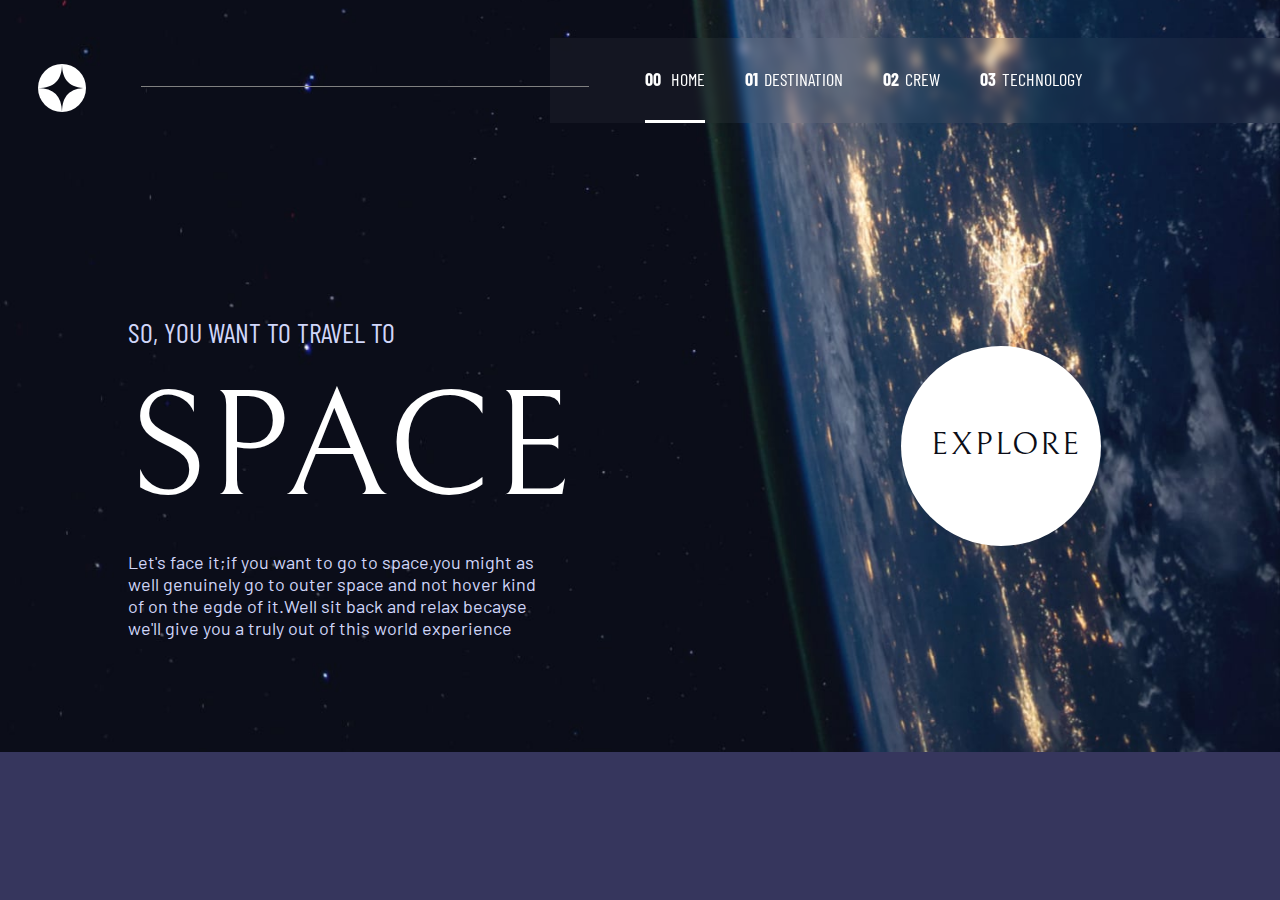
<file: index.html>
<!DOCTYPE html>
<html lang="en">
  <head>
    <meta charset="UTF-8" />
    <meta http-equiv="X-UA-Compatible" content="IE=edge" />
    <meta name="viewport" content="width=device-width, initial-scale=1.0" />
    <title>SPACE TOURISM</title>
    <link rel="stylesheet" href="/space-tourism-css/index.css" />
    <link
      rel="shortcut icon"
      href="/assets/favicon-32x32.png"
      type="image/x-icon"
    />
  </head>
  <body>
    <section>
      <header>
        <img src="/assets/shared/logo.svg" alt="" />

        <ul class="nav">
          <img src="/assets/shared/icon-close.svg" id="close" />

          <li class="blur-text">
            <a href="" class="active"> <span>00</span> HOME</a>
          </li>
          <li class="blur-text">
            <a href="/space-tourism-html/destination.html">
              <span>01</span>DESTINATION</a
            >
          </li>
          <li class="blur-text">
            <a href="/space-tourism-html/crew.html"><span>02</span>CREW</a>
          </li>
          <li class="blur-text">
            <a href="/space-tourism-html/tech.html"
              ><span>03</span>TECHNOLOGY</a
            >
          </li>
        </ul>
        <img src="/assets/shared/icon-hamburger.svg" id="ham" />
      </header>
      <main>
        <div class="left">
          <p class="one">SO, YOU WANT TO TRAVEL TO</p>
          <h1>SPACE</h1>
          <p class="para">
            Let's face it;if you want to go to space,you might as well genuinely
            go to outer space and not hover kind of on the egde of it.Well sit
            back and relax becayse we'll give you a truly out of this world
            experience
          </p>
        </div>
        <div class="right">
          <h1>EXPLORE</h1>
        </div>
      </main>
    </section>
    <script src="/space-tourism-js/index.js"></script>
  </body>
</html>
</file>
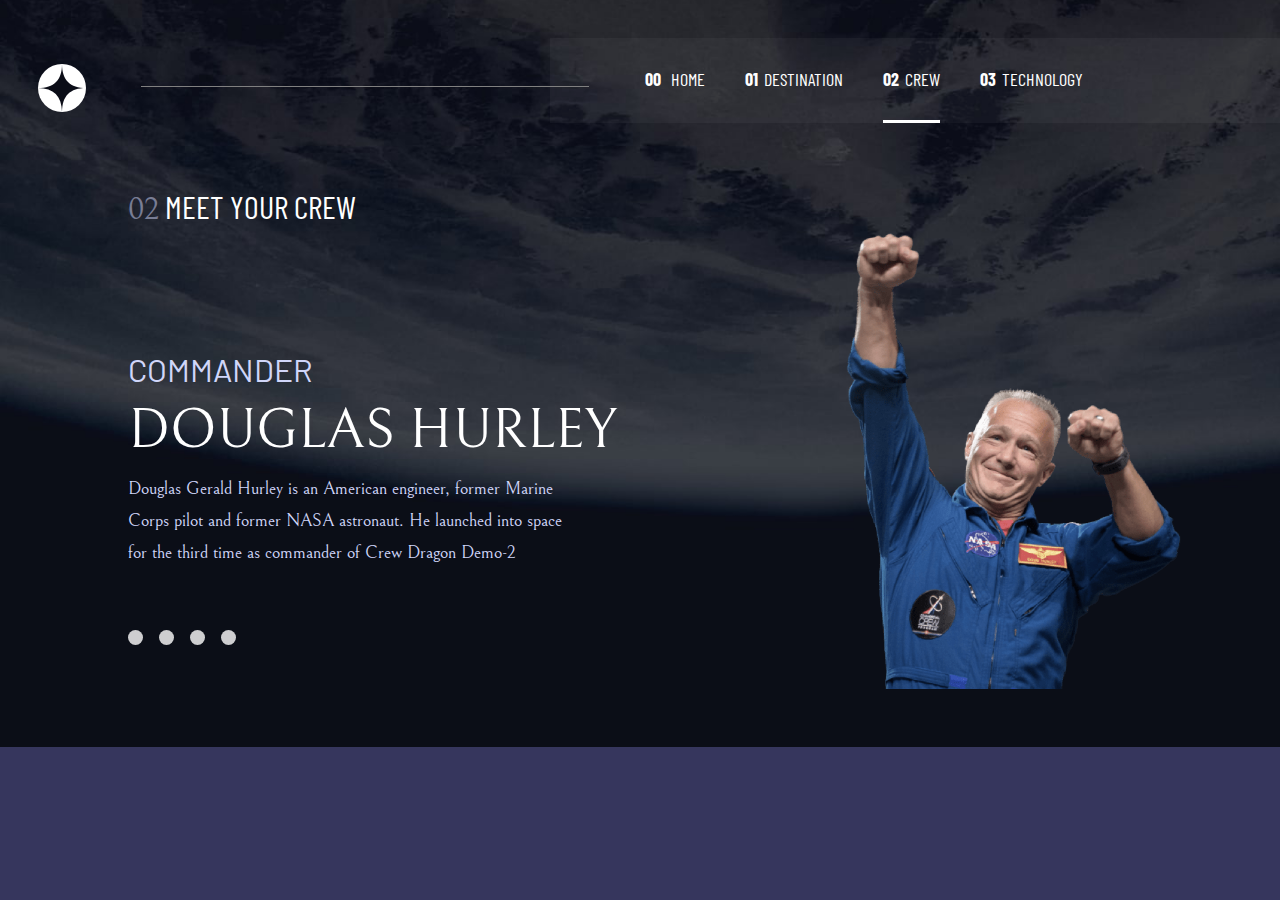
<file: space-tourism-html/crew.html>
<!DOCTYPE html>
<html lang="en">
  <head>
    <meta charset="UTF-8" />
    <meta http-equiv="X-UA-Compatible" content="IE=edge" />
    <meta name="viewport" content="width=device-width, initial-scale=1.0" />
    <title>SPACE TOURISM</title>
    <link rel="stylesheet" href="/space-tourism-css/crew.css" />
    <link rel="stylesheet" href="/space-tourism-css/crew-mobile.css" />
    <link
      rel="shortcut icon"
      href="/assets/favicon-32x32.png"
      type="image/x-icon"
    />
  </head>
  <body>
    <section>
      <header>
        <img src="/assets/shared/logo.svg" alt="logo" />
        <ul class="nav">
          <img src="/assets/shared/icon-close.svg" id="close" />
          <li>
            <a href="/index.html"> <span>00</span> HOME</a>
          </li>
          <li>
            <a href="destination.html"> <span>01</span>DESTINATION</a>
          </li>
          <li>
            <a href="crew.html" class="active"><span>02</span>CREW</a>
          </li>
          <li>
            <a href="tech.html"><span>03</span>TECHNOLOGY</a>
          </li>
        </ul>
        <img src="/assets/shared/icon-hamburger.svg" id="ham" />
      </header>
      <main class="container">
        <div class="slider-wrapper">
          <div class="slider">
            <div id="slide-01">
              <div class="left">
                <div class="pars"><span>02</span> MEET YOUR CREW</div>
                <div class="one">COMMANDER</div>
                <!-- <p class="one"></p> -->
                <div class="two">DOUGLAS HURLEY</div>
                <!-- <p class="two">ANOUSHEH ANSARI</p> -->
                <div class="three">
                  <p>
                    Douglas Gerald Hurley is an American engineer, former Marine
                    Corps pilot and former NASA astronaut. He launched into
                    space for the third time as commander of Crew Dragon Demo-2
                  </p>
                </div>
              </div>
              <div class="right">
                <div class="pars-mobile"><span>02</span> MEET YOUR CREW</div>
                <img src="/assets/crew/image-douglas-hurley.png" alt="" />
              </div>
            </div>

            <div id="slide-02">
              <div class="left">
                <div class="pars"><span>02</span> MEET YOUR CREW</div>
                <div class="one">MISSION SPECIALIST</div>
                <!-- <p class="one"></p> -->
                <div class="two">MARK SHUTTLEWORT</div>
                <!-- <p class="two">ANOUSHEH ANSARI</p> -->
                <div class="three">
                  <p>
                    Mark Richard Shuttleworth is the founder and CEO of
                    Canonical, the company behind the Linux-based Ubuntu
                    operating system. Shuttleworth became the first South
                    African to travel to space as a space tourist.
                  </p>
                </div>
              </div>
              <div class="right">
                <div class="pars-mobile"><span>02</span> MEET YOUR CREW</div>

                <img src="/assets/crew/image-mark-shuttleworth.png" alt="" />
              </div>
            </div>

            <div id="slide-03">
              <div class="left">
                <div class="pars"><span>02</span> MEET YOUR CREW</div>
                <div class="one">PILOT</div>
                <!-- <p class="one"></p> -->
                <div class="two">VICTOR GLOVER</div>
                <!-- <p class="two">ANOUSHEH ANSARI</p> -->
                <div class="three">
                  <p>
                    Glover Pilot on the first operational flight of the SpaceX
                    Crew Dragon to the International Space Station. Glover is a
                    commander in the U.S. Navy where he pilots an F/A-18.He was
                    a crew member of Expedition 64, and served as a station
                    systems flight engineer.
                  </p>
                </div>
              </div>
              <div class="right">
                <div class="pars-mobile"><span>02</span> MEET YOUR CREW</div>

                <img src="/assets/crew/image-victor-glover.png" alt="" />
              </div>
            </div>

            <div id="slide-04">
              <div class="left">
                <div class="pars"><span>02</span> MEET YOUR CREW</div>
                <div class="one">FLIGHT ENGINEER</div>

                <div class="two">ANOUSHEH ANSARI</div>

                <div class="three">
                  <p>
                    Ancuseh Ansari is an iranian American engineer and
                    co-founder of prode system.Ansari was the fourth self-funded
                    space tourist,the first aelf-funded woman to fly to the iss,
                    and the first iranian in space
                  </p>
                </div>
              </div>
              <div class="right">
                <div class="pars-mobile"><span>02</span> MEET YOUR CREW</div>
                <img src="/assets/crew/image-anousheh-ansari.png" alt="" />
              </div>
            </div>
          </div>

          <div class="slider-nav">
            <a href="#slide-01"></a>
            <a href="#slide-02"></a>
            <a href="#slide-03"></a>
            <a href="#slide-04"></a>
          </div>
        </div>
      </main>
    </section>
    <script src="/space-tourism-js/index.js"></script>
  </body>
</html>
</file>
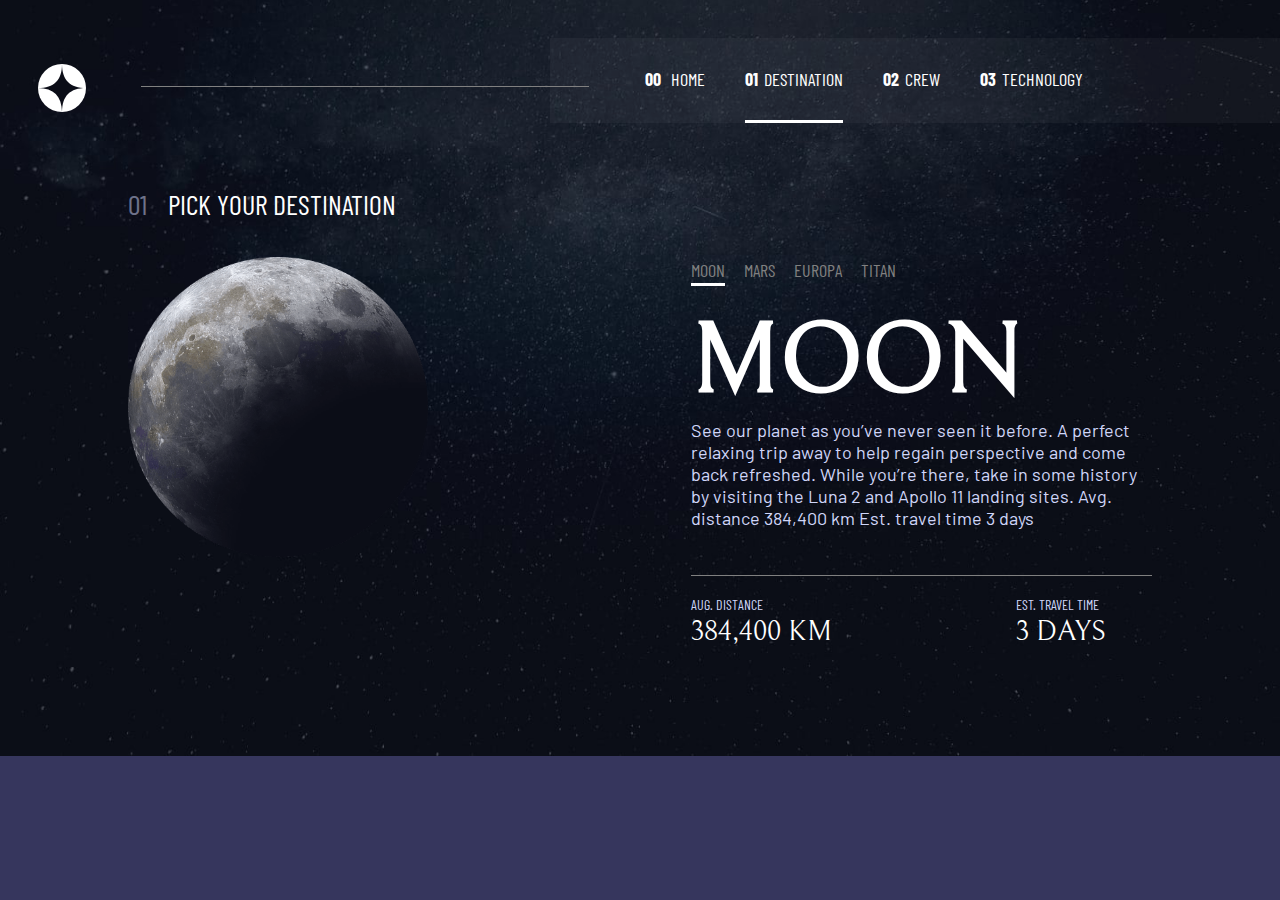
<file: space-tourism-html/destination.html>
<!DOCTYPE html>
<html lang="en">
  <head>
    <meta charset="UTF-8" />
    <meta http-equiv="X-UA-Compatible" content="IE=edge" />
    <meta name="viewport" content="width=device-width, initial-scale=1.0" />
    <title>SPACE TOURISM</title>
    <link rel="stylesheet" href="/space-tourism-css/destination.css" />
    <link
      rel="shortcut icon"
      href="/assets/favicon-32x32.png"
      type="image/x-icon"
    />
  </head>
  <body>
    <section>
      <header>
        <img src="/assets/shared/logo.svg" alt="logo" />
        <ul class="nav">
          <img
            src="/assets/shared/icon-close.svg"
            id="close"
            alt="close-icon"
          />

          <li>
            <a href="/index.html"> <span>00</span> HOME</a>
          </li>
          <li>
            <a href="destination.html" class="active">
              <span>01</span>DESTINATION</a
            >
          </li>
          <li>
            <a href="crew.html"><span>02</span>CREW</a>
          </li>
          <li>
            <a href="tech.html"><span>03</span>TECHNOLOGY</a>
          </li>
        </ul>
        <img src="/assets/shared/icon-hamburger.svg" id="ham" alt="ham-icon" />
      </header>
      <main>
        <div class="left">
          <div class="pars"><span>01</span> PICK YOUR DESTINATION</div>

          <img id="img" src="/assets/destination/image-moon.png" alt="" />
        </div>
        <div class="right">
          <ul>
            <li class="current">MOON</li>
            <li>MARS</li>
            <li>EUROPA</li>
            <li>TITAN</li>
          </ul>
          <h1 class="planet">MOON</h1>
          <p class="planet-message">
            See our planet as you’ve never seen it before. A perfect relaxing
            trip away to help regain perspective and come back refreshed. While
            you’re there, take in some history by visiting the Luna 2 and Apollo
            11 landing sites. Avg. distance 384,400 km Est. travel time 3 days
          </p>
          <div class="feet">
            <div class="fleft">
              <p class="fpar">AUG. DISTANCE</p>
              <p class="kilometers">384,400 KM</p>
            </div>
            <div class="fright">
              <p class="fpar">EST. TRAVEL TIME</p>
              <p class="months">3 DAYS</p>
            </div>
          </div>
        </div>
      </main>
    </section>
    <script src="/space-tourism-js/destination.js"></script>
  </body>
</html>
</file>
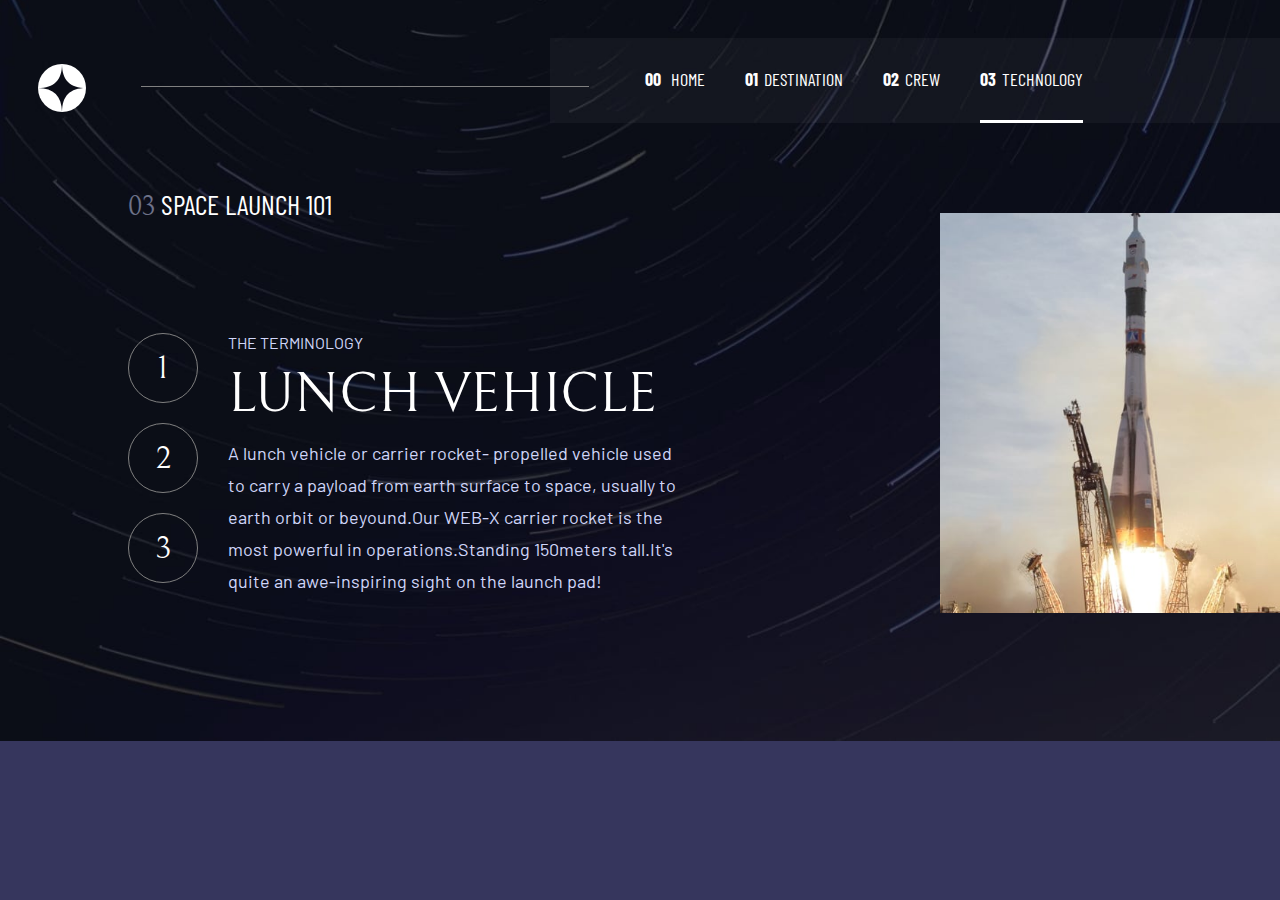
<file: space-tourism-html/tech.html>
<!DOCTYPE html>
<html lang="en">
  <head>
    <meta charset="UTF-8" />
    <meta http-equiv="X-UA-Compatible" content="IE=edge" />
    <meta name="viewport" content="width=device-width, initial-scale=1.0" />
    <title>SPACE TOURISM</title>
    <link rel="stylesheet" href="/space-tourism-css/tech.css" />
    <link
      rel="shortcut icon"
      href="/assets/favicon-32x32.png"
      type="image/x-icon"
    />
  </head>
  <body>
    <section>
      <header>
        <img src="/assets/shared/logo.svg" alt="" />
        <ul class="nav">
          <img src="/assets/shared/icon-close.svg" id="close" />
          <li>
            <a href="/index.html"> <span>00</span> HOME</a>
          </li>
          <li>
            <a href="destination.html"> <span>01</span>DESTINATION</a>
          </li>
          <li>
            <a href="crew.html"><span>02</span>CREW</a>
          </li>
          <li>
            <a href="tech.html" class="active"><span>03</span>TECHNOLOGY</a>
          </li>
        </ul>
        <img src="/assets/shared/icon-hamburger.svg" id="ham" />
      </header>
      <main>
        <div class="left">
          <p class="pars"><span>03</span> SPACE LAUNCH 101</p>

          <div class="flex-left">
            <div class="left-left">
              <div id="circle-01" class="circle">1</div>
              <div id="circle-02" class="circle">2</div>
              <div id="circle-03" class="circle">3</div>
            </div>

            <div class="left-right">
              <p class="one">THE TERMINOLOGY</p>
              <p class="two">LUNCH VEHICLE</p>
              <p class="three">
                A lunch vehicle or carrier rocket- propelled vehicle used to
                carry a payload from earth surface to space, usually to earth
                orbit or beyound.Our WEB-X carrier rocket is the most powerful
                in operations.Standing 150meters tall.It's quite an
                awe-inspiring sight on the launch pad!
              </p>
            </div>
          </div>
        </div>
        <div class="right">
          <p class="pars-mobile"><span>03</span> SPACE LAUNCH 101</p>

          <img
            id="img"
            src="/assets/technology/image-launch-vehicle-portrait.jpg"
            alt=""
          />
        </div>
      </main>
    </section>
    <script src="/space-tourism-js/tech.js"></script>
  </body>
</html>
</file>
<file: space-tourism-css/index.css>
@import url("https://fonts.googleapis.com/css2?family=Barlow+Condensed:wght@100;200;300;400&family=Barlow:wght@100;200;300;400;500&family=Bellefair&display=swap");
* {
  margin: 0;
  padding: 0;
  box-sizing: border-box;
}
body {
  background-color: rgb(54, 54, 93);
  background-image: url(/assets/home/background-home-desktop.jpg);
  background-position: center;
  background-size: cover;
  background-repeat: no-repeat;
  font-family: Arial, Helvetica, sans-serif;
  color: white;
  overflow: hidden;
}
header {
  display: flex;
  justify-content: space-between;
  position: relative;
}
header img {
  margin-top: 5%;
  margin-left: 3%;
  height: 48px;
  width: 48px;
}
header::after {
  content: " ";
  width: 35%;
  height: 1px;
  background-color: gray;
  left: 11%;
  top: 70%;
  position: absolute;
  z-index: 2;
}

ul {
  width: 57%;
  height: 85px;
  padding: 30px;
  font-size: 28px;
  background-color: rgb(255, 255, 255, 4%);
  margin-top: 3%;
  z-index: 1;
  display: flex;
  justify-content: flex-end;
  backdrop-filter: blur(5px);
}
ul li {
  display: inline;
  margin: 0 20px;
  position: relative;
  font-family: "Barlow Condensed";
  font-size: 18px;
  backdrop-filter: none;
  background-color: transparent;
}
ul li:last-child {
  margin-right: 25%;
}

ul li a::after {
  content: " ";
  width: 100%;
  height: 0;
  position: absolute;
  bottom: -30px;
  background-color: white;
  left: 0;
  transition: 0.5s;
}

ul li a.active::after {
  height: 3px;
}

ul li a {
  text-decoration: none;
  color: #fff;
  font-family: "Barlow Condensed";
  font-size: 18px;
}

ul li a span {
  font-family: "Barlow Condensed";
  font-size: 18px;
  font-weight: bold;
  margin-right: 6px;
  color: #fff;
}

main {
  display: flex;
  justify-content: space-between;
  width: 80%;
  margin: 15% 10% 5%;
}
.left {
  width: 40%;
}
.left h1 {
  font-size: 150px;
  font-weight: lighter;
  margin-top: 15px;
  font-family: "Bellefair", sans-serif;
  color: #fff;
}
.one {
  font-size: 28px;
  font-family: "Barlow Condensed", sans-serif;
  color: #d0d6f9;
}
.para {
  margin-top: 15px;
  color: #d0d6f9;
  font-family: "Barlow", sans-serif;
  font-size: 18px;
}
.right {
  margin-top: 3%;
  text-align: center;
  margin-right: 5%;
}
.right h1 {
  background-color: white;
  width: 200px;
  height: 200px;
  border-radius: 50%;
  text-align: center;
  padding-top: 40%;
  padding-left: 10px;
  color: #0b0d17;
  letter-spacing: 2px;
  font-size: 32px;
  font-family: "Bellefair", sans-serif;
  font-weight: lighter;
}
#ham {
  display: none;
}
#close {
  display: none;
}
@media screen and (max-width: 1115px) {
  ul {
    padding: 15px 0 7px 10px;
    width: 70%;
  }
  header::after {
    top: 60px;
  }
  main {
    margin-top: 10%;
  }
  .one {
    letter-spacing: 2.7px;
    font-size: 16px;
  }
  .left h1 {
    font-size: 80px;
    margin-top: 10px;
  }
  .para {
    font-size: 15px;
    line-height: 25px;
  }
  .right {
    margin-top: 3%;
  }
  .right h1 {
    background-color: white;
    width: 150px;
    height: 150px;
    border-radius: 50%;
    padding-top: 40%;
    padding-left: 5px;
    color: gray;
    letter-spacing: 3px;
  }
  body {
    width: 90%;
    margin: 10% 5% 0;
    padding-bottom: 50px;
  }
  ul li {
    margin: 0 1%;
  }
  .nav li a {
    font-size: 8px;
  }
}
@media screen and (max-width: 800px) {
  body {
    width: 100%;
    background-image: url(/assets/home/background-home-mobile.jpg);
    background-position: center;
    background-size: cover;
    background-repeat: no-repeat;
    margin: 0;
    position: relative;
    overflow: scroll;
  }
  .nav {
    display: none;
    position: absolute;
    height: 100vh;
    margin-top: 0;
    right: 0;
  }
  .hidden {
    display: block;
  }
  .nav li {
    display: block;
    margin: 20% 5%;
  }
  .nav li a {
    font-size: 17px;
  }
  #ham {
    display: block;
    margin-right: 20px;
    width: 39px;
    height: 34px;
    margin-top: 7%;
    cursor: pointer;
  }
  header::after {
    height: 0;
  }
  main {
    display: block;
    margin: 18% 5% 0;
    width: 90%;
  }
  .left {
    width: 100%;
    text-align: center;
  }
  .para {
    font-size: 15px;
  }
  .right {
    width: 100%;
    margin-top: 20%;
    padding-left: 10%;
  }
  .right h1 {
    width: 300px;
    height: 300px;
    letter-spacing: 22px;
    padding-top: 43%;
    padding-left: 13px;
    font-size: 30px;
  }
  ul li a::after {
    bottom: -10px;
    width: 80px;
  }
  #close {
    display: block;
    float: right;
    width: 25px;
    margin-right: 20px;
    cursor: pointer;
  }
}
</file>
<file: space-tourism-css/crew.css>
@import url("https://fonts.googleapis.com/css2?family=Barlow+Condensed:wght@100;200;300;400&family=Barlow:wght@100;200;300;400;500&family=Bellefair&display=swap");

* {
  margin: 0;
  padding: 0;
  box-sizing: border-box;
  font-family: "Bellefair", Helvetica, sans-serif;
}

body {
  background-color: rgb(54, 54, 93);
  background-image: url(/assets/crew/background-crew-desktop.jpg);
  background-position: center;
  background-size: cover;
  background-repeat: no-repeat;
  color: white;
  /* overflow: hidden; */
}

header {
  display: flex;
  justify-content: space-between;
  position: relative;
}

header img {
  margin-top: 5%;
  margin-left: 3%;
  height: 48px;
  width: 48px;
}

header::after {
  content: " ";
  width: 35%;
  height: 1px;
  background-color: gray;
  left: 11%;
  top: 70%;
  position: absolute;
  z-index: 2;
}
/* 
ul {
  padding: 20px;
  left: 0px;
  height: 70px;
  width: 55%;
  background-color: rgb(54, 54, 93);
  margin-top: 3%;
  z-index: 1;
  position: relative;
} */

ul {
  width: 57%;
  height: 85px;
  padding: 30px;
  font-size: 28px;
  background-color: rgb(255, 255, 255, 4%);
  margin-top: 3%;
  z-index: 1;
  display: flex;
  justify-content: flex-end;
}

ul li {
  display: inline;
  margin: 0 20px;
  position: relative;
  font-family: "Barlow Condensed";
  font-size: 18px;
}
ul li:last-child {
  margin-right: 25%;
}

ul li a::after {
  content: " ";
  width: 100%;
  height: 0;
  position: absolute;
  bottom: -30px;
  background-color: white;
  left: 0;
  transition: 0.5s;
}

ul li a.active::after {
  height: 3px;
}

ul li a {
  text-decoration: none;
  color: #fff;
  font-family: "Barlow Condensed";
  font-size: 18px;
}

ul li a span {
  /* font-size: 14px; */
  font-family: "Barlow Condensed";
  font-size: 18px;
  font-weight: bold;
  margin-right: 6px;
  color: #fff;
}

main #slide-01,
#slide-02,
#slide-03,
#slide-04 {
  display: flex;
  justify-content: space-between;
  width: 90%;
  flex: 1 0 100%;
  scroll-snap-align: start;
  /* overflow: hidden; */
  /* background-color: #fff; */
}

.slider-wrapper {
  position: relative;
}

.slider {
  display: flex;
  overflow-x: auto;
  scroll-snap-type: x mandatory;
  scroll-behavior: smooth;
  margin: 5% 0% 0% 10%;
  animation: fade-in 3s infinite;
  scrollbar-width: none;
}

.left {
  width: 1000px;
  /* flex: 2; */
}

.left p span {
  color: white;
  font-weight: bold;
  margin-right: 5px;
}

.slider::-webkit-scrollbar {
  display: none;
}

.slider-nav {
  display: flex;
  column-gap: 1rem;
  position: absolute;
  bottom: 3rem;
  left: 10%;
  /* transform: translateX(50%); */
  z-index: 5;
}

.slider-nav a {
  width: 15px;
  height: 15px;
  border-radius: 50%;
  background-color: #fff;
  opacity: 0.8;
  transition: opacity ease 250ms;
}
.slider-nav a:hover {
  opacity: 1;
}
.pars-mobile {
  display: none;
}
.pars {
  /* color: gray; */
  font-size: 32px;
  font-family: "Barlow Condensed", sans-serif;
}
.pars span {
  color: #d0d6f9;
  opacity: 0.5;
}

.one {
  margin-top: 25%;
  color: #d0d6f9;
  font-size: 32px;
  padding-bottom: 5px;
  font-family: "barlow";
}

.two {
  font-size: 56px;
  padding-top: 5px;
  color: white;
  white-space: nowrap;
  font-family: "Bellefair";
}

.three {
  width: 450px;
  color: #d0d6f9;
  margin-top: 10px;
  font-size: 18px;
  line-height: 32px;
  font-family: "barlow";
}

.right {
  /* flex: 1; */
  margin-left: 20%;
  width: 100%;
  margin-top: 4%;
}

.right img {
  /* margin-left: 35%; */
  /* height: 75%; */
  height: 456px;
  /* overflow: hidden; */
}

#ham {
  display: none;
}

#close {
  display: none;
}

@media screen and (max-width: 1115px) {
  section {
    width: 100%;
    margin: 0%;
  }

  ul {
    padding: 15px 0 7px 10px;
    width: 65%;
  }

  ul li {
    margin: 0 1%;
  }

  ul li a {
    font-size: 10px;
  }

  .right img {
    height: 400px;
    width: 320px;
    margin-right: 0px;
  }

  section {
    margin-top: 0%;
  }

  ul li a {
    font-size: 8px;
  }
}
</file>
<file: space-tourism-css/crew-mobile.css>
@media screen and (max-width: 800px) {
  body {
    width: 100%;
    background-image: url(/assets/crew/background-crew-mobile.jpg);
    background-position: center;
    background-size: cover;
    background-repeat: no-repeat;
    margin: 0;
    position: relative;
    height: 100vh;
    overflow: scroll;
  }

  .nav {
    display: none;
    position: absolute;
    height: 100vh;
    margin-top: 0;
    right: 0;
    backdrop-filter: blur(5px);
  }
  .hidden {
    display: block;
  }
  .nav li {
    display: block;
    margin: 20% 5%;
    backdrop-filter: none;
    background-color: transparent;
  }

  ul li a {
    font-size: 17px;
  }

  #ham {
    display: block;
    margin-right: 20px;
    width: 39px;
    height: 34px;
    margin-top: 7%;
    cursor: pointer;
  }

  header::after {
    height: 0;
  }

  main {
    display: flex;
    margin: 0% 5% 0;
    flex-direction: column-reverse;
    width: 90%;
  }

  .left {
    width: 100%;
    text-align: center;
    /* margin-top: 20px; */
  }

  .one {
    font-family: "Bellefair", sans-serif;
    font-size: 16px;
    opacity: 0.5;
    margin-top: 0%;
  }
  .three {
    font-size: 18px;
    font-family: "Barlow", sans-serif;
    color: #d0d6f9;
    width: 100%;
  }

  .two {
    font-size: 24px;
  }

  .para {
    font-size: 15px;
  }

  .pars {
    display: none;
  }
  .pars-mobile {
    display: block;
    text-align: center;
    font-size: 18px;
    font-family: "Barlow Condensed", sans-serif;
    letter-spacing: 2.7px;
  }
  .pars-mobile span {
    color: #d0d6f9;
    opacity: 0.5;
  }

  .right {
    width: 100%;
    align-items: center;
    margin: 0;
  }

  ul li a::after {
    bottom: -10px;
    width: 80px;
  }

  #close {
    display: block;
    float: right;
    width: 25px;
    margin-right: 20px;
    cursor: pointer;
  }

  .left img {
    margin-top: 5%;
  }

  .marsp {
    padding-bottom: 3%;
    border-bottom: 1px solid gray;
    color: gray;
    font-size: 15px;
  }

  .right img {
    height: 338px;
    width: 70.7%;
    margin-top: 10%;
    position: relative;
    /* margin-left: 30px; */
  }
  .right {
    display: flex;
    flex-direction: column;
    justify-content: center;
    position: relative;
  }

  .right::after {
    content: " ";
    width: 100%;
    height: 1px;
    background-color: #383b4b;
    left: 0%;
    bottom: 0%;
    position: absolute;
    z-index: 2;
  }

  main #slide-01,
  #slide-02,
  #slide-03,
  #slide-04 {
    /* display: none; */
    flex-direction: column-reverse;
    margin: 0px;
    gap: 0px;
  }
  .left {
    display: flex;
    flex-direction: column;
    text-align: center;
    width: auto;
    margin-top: 15%;
  }

  .slider-wrapper {
    display: flex;
    flex-direction: column;
    margin: 0px;
    padding: 0px;
    justify-content: center;
    /* align-items: center; */
  }
  .slider {
    margin: 0px;
  }
  .slider-nav {
    display: flex;
    column-gap: 1rem;
    position: absolute;
    bottom: 40%;
    left: 35%;
    z-index: 5;
  }

  .slider-nav a {
    width: 10px;
    height: 10px;
    border-radius: 50%;
    background-color: #fff;
    opacity: 0.8;
    transition: opacity ease 250ms;
  }
  .slider-nav a:hover {
    opacity: 1;
  }
}
</file>
<file: space-tourism-css/destination.css>
@import url("https://fonts.googleapis.com/css2?family=Barlow+Condensed:wght@100;200;300;400&family=Barlow:wght@100;200;300;400;500&family=Bellefair&display=swap");

* {
  margin: 0;
  padding: 0;
  box-sizing: border-box;
}
body {
  background-color: rgb(54, 54, 93);
}
body {
  background-color: rgb(54, 54, 93);
  background-image: url(/assets/destination/background-destination-desktop.jpg);
  background-position: center;
  background-size: cover;
  background-repeat: no-repeat;
  /* font-family: Arial, Helvetica, sans-serif; */
  color: white;
  overflow: hidden;
}
header {
  display: flex;
  justify-content: space-between;
  position: relative;
}
header img {
  margin-top: 5%;
  margin-left: 3%;
  height: 48px;
  width: 48px;
}
header::after {
  content: " ";
  width: 35%;
  height: 1px;
  background-color: gray;
  left: 11%;
  top: 70%;
  position: absolute;
  z-index: 2;
}
.nav {
  width: 57%;
  height: 85px;
  padding: 30px;
  font-size: 28px;
  background-color: rgb(255, 255, 255, 4%);
  margin-top: 3%;
  z-index: 1;
  display: flex;
  justify-content: flex-end;
}
.nav li {
  display: inline;
  margin: 0 20px;
  position: relative;
}
.nav li:last-child {
  margin-right: 25%;
}
ul li a::after {
  content: " ";
  width: 100%;
  height: 0;
  position: absolute;
  bottom: -30px;
  background-color: white;
  left: 0;
  transition: 0.5s;
}
ul li a.active::after {
  height: 3px;
}
ul li a {
  text-decoration: none;
  color: #fff;
  font-family: "Barlow Condensed";
  font-size: 18px;
  /* font-size: 14px; */
}

ul li a span {
  /* font-size: 14px; */
  font-weight: bold;
  margin-right: 6px;
  color: #fff;
  font-family: "Barlow Condensed";
  font-size: 18px;
}
main {
  display: flex;
  justify-content: space-between;
  width: 80%;
  margin: 5% 10% 5%;
}
.pars {
  /* color: gray; */
  font-size: 28px;
  font-family: "Barlow Condensed", sans-serif;
}
.pars span {
  color: #d0d6f9;
  opacity: 0.5;
  margin-right: 15px;
}
.left img {
  height: 300px;
  margin-top: 12%;
}
.left p {
  color: gray;
}
.left p span {
  color: white;
  font-weight: bold;
}
ul li {
  display: inline-block;
  margin: 0 15px 0 0;
  color: gray;
}
.right {
  margin-left: 12%;
  width: 45%;
  margin-top: 7%;
}
.planet {
  margin-top: 5%;
  font-size: 100px;
  font-family: "Bellefair";
}
.planet-message {
  font-family: "Barlow";
  font-size: 18px;
  padding-bottom: 10%;
  border-bottom: 1px solid gray;
  color: #d0d6f9;
}
ul li {
  font-family: "Barlow Condensed";
  font-size: 18px;
}

ul li:hover {
  cursor: pointer;
}
.feet {
  width: 90%;
  margin-top: 20px;
  display: flex;
  justify-content: space-between;
}
.fpar {
  font-family: "Barlow Condensed";
  color: #d0d6f9;
  font-size: 14px;
}
.kilometers,
.months {
  font-family: "Bellefair";
  margin-top: 3px;
  font-size: 28px;
  color: #fff;
}
.current {
  position: relative;
}
.current::after {
  content: " ";
  width: 100%;
  height: 3px;
  background-color: white;
  position: absolute;
  left: 0;
  bottom: -5px;
}
#ham {
  display: none;
}
#close {
  display: none;
}

@media screen and (max-width: 1115px) {
  .nav {
    padding: 15px 0 7px 10px;
    width: 65%;
  }
  .nav li {
    margin: 0 1%;
  }
  section {
    width: 90%;
    margin: 5%;
  }
  .nav li a {
    font-size: 8px;
  }
}

@media screen and (max-width: 1080px) {
  section {
    width: 90%;
    margin: 5%;
  }
  main {
    margin-top: 10%;
  }
  .left img {
    width: 250px;
    height: 250px;
  }
  .right {
    margin-top: 1%;
    width: 50%;
  }
  .planet {
    font-size: 70px;
  }
  .planet-message {
    font-size: 13px;
  }
  ul li {
    margin: 0 8px 0 0;
  }
  .fpar {
    font-size: 12px;
  }
  .kilometers,
  .months {
    font-size: 18px;
  }
}
@media screen and (max-width: 800px) {
  body {
    width: 100%;
    background-image: url(/assets/destination/background-destination-mobile.jpg);
    background-position: top center;
    background-size: 100vw auto;
    background-repeat: no-repeat;
    margin: 0;
    position: relative;
    overflow: scroll;
  }
  .nav {
    display: none;
    position: absolute;
    height: 100vh;
    margin-top: 0;
    right: 0;
    backdrop-filter: blur(5px);
  }
  .hidden {
    display: block;
  }
  .nav li {
    display: block;
    margin: 20% 5%;
    backdrop-filter: none;
    background-color: transparent;
  }
  .nav li a {
    font-size: 17px;
  }
  #ham {
    display: block;
    margin-right: 20px;
    width: 39px;
    height: 34px;
    margin-top: 7%;
    cursor: pointer;
  }
  header::after {
    height: 0;
  }
  main {
    display: block;
    margin: 10% 5% 0;
    width: 90%;
  }
  .left {
    width: 100%;
    text-align: center;
  }
  .para {
    font-size: 15px;
  }
  .right {
    width: 100%;
    margin-left: 0;
    margin-top: 10px;
    text-align: center;
  }
  ul li a::after {
    bottom: -10px;
    width: 170px;
  }
  #close {
    display: block;
    float: right;
    width: 25px;
    margin-right: 20px;
    cursor: pointer;
  }
  .left img {
    margin-top: 5%;
  }
  .planet-message {
    padding-bottom: 3%;
    border-bottom: 1px solid gray;
    color: gray;
    font-size: 15px;
  }
  .feet {
    display: block;
    width: 100%;
  }
  .fright {
    margin-top: 20px;
  }
  .fpar {
    font-size: 12px;
  }
  .kilometers,
  .months {
    font-size: 23px;
  }
}
</file>
<file: space-tourism-css/tech.css>
@import url("https://fonts.googleapis.com/css2?family=Barlow+Condensed:wght@100;200;300;400&family=Barlow:wght@100;200;300;400;500&family=Bellefair&display=swap");

* {
  margin: 0;
  padding: 0;
  box-sizing: border-box;
  font-family: "Bellefair", Helvetica, sans-serif;
}

body {
  background-color: rgb(54, 54, 93);
  background-image: url(/assets/technology/background-technology-desktop.jpg);
  background-position: center;
  background-size: cover;
  background-repeat: no-repeat;
  font-family: Arial, Helvetica, sans-serif;
  color: white;
  /* overflow: hidden; */
}

header {
  display: flex;
  justify-content: space-between;
  position: relative;
}
header img {
  margin-top: 5%;
  margin-left: 3%;
  height: 48px;
  width: 48px;
}
header::after {
  content: " ";
  width: 35%;
  height: 1px;
  background-color: gray;
  left: 11%;
  top: 70%;
  position: absolute;
  z-index: 2;
}
ul {
  width: 57%;
  height: 85px;
  padding: 30px;
  font-size: 28px;
  background-color: rgb(255, 255, 255, 4%);
  margin-top: 3%;
  z-index: 1;
  display: flex;
  justify-content: flex-end;
}
ul li {
  display: inline;
  margin: 0 20px;
  position: relative;
  font-family: "Barlow Condensed";
  font-size: 18px;
}
ul li:last-child {
  margin-right: 25%;
}

ul li a::after {
  content: " ";
  width: 100%;
  height: 0;
  position: absolute;
  bottom: -30px;
  background-color: white;
  left: 0;
  transition: 0.5s;
}

ul li a.active::after {
  height: 3px;
}

ul li a {
  text-decoration: none;
  color: #fff;
  font-family: "Barlow Condensed";
  font-size: 18px;
}

ul li a span {
  font-family: "Barlow Condensed";
  font-size: 18px;
  font-weight: bold;
  margin-right: 6px;
  color: #fff;
}

main {
  display: flex;
  justify-content: space-between;
  width: 50%;
  margin: 5% 0 5% 10%;
  /* overflow: hidden; */
}
.pars {
  font-size: 28px;
  font-family: "Barlow Condensed", sans-serif;
}
.pars-mobile {
  display: none;
}
.pars span {
  color: #d0d6f9;
  opacity: 0.5;
}
.left {
  margin-right: 10%;
}

.circle {
  width: 70px;
  height: 70px;
  border: 1px solid grey;
  border-radius: 50%;
  display: flex;
  align-items: center;
  justify-content: center;
  margin-bottom: 20px;
  cursor: pointer;
  font-size: 32px;
}

.circle:hover {
  background-color: #fff;
  color: #000;
}

.flex-left {
  display: flex;
  margin-top: 20%;
  gap: 30px;
}

.one {
  /* margin-top: 25%; */
  color: #d0d6f9;
  font-size: 16px;
  padding-bottom: 5px;
  font-family: "barlow";
}

.two {
  font-size: 56px;
  padding-top: 5px;
  color: white;
  font-family: "Bellefair";
  white-space: nowrap;
}

.three {
  width: 450px;
  color: #d0d6f9;
  margin-top: 10px;
  font-size: 18px;
  line-height: 32px;
  font-family: "barlow";
}

.right {
  /* flex: 1; */
  margin-left: 20%;
  width: 100%;
  margin-top: 4%;
}

.right img {
  height: 400px;
  margin-left: 18%;
}
#ham {
  display: none;
}
#close {
  display: none;
}
@media screen and (max-width: 1115px) {
  section {
    width: 100%;
    margin: 0%;
  }
  .nav {
    padding: 15px 0 7px 10px;
    width: 65%;
  }
  .nav li {
    margin: 0 1%;
  }
  .left {
    width: 40%;
  }
  .right {
    width: 49%;
  }
  .two {
    font-size: 25px;
  }
  .three {
    font-size: 15px;
  }
  section {
    margin-top: 6%;
  }
  .nav li a {
    font-size: 8px;
  }
}
@media screen and (max-width: 800px) {
  body {
    width: 100%;
    background-image: url(/assets/technology/background-technology-mobile.jpg);
    background-position: center;
    background-size: cover;
    background-repeat: no-repeat;
    margin: 0;
    position: relative;
    /* height: 100vh; */
  }

  .nav {
    display: none;
    position: absolute;
    height: 100vh;
    margin-top: 0;
    right: 0;
    backdrop-filter: blur(5px);
  }
  .hidden {
    display: block;
  }
  .nav li {
    display: block;
    margin: 20% 5%;
    backdrop-filter: none;
    background-color: transparent;
  }
  .nav li a {
    font-size: 17px;
  }
  #ham {
    display: block;
    margin-right: 20px;
    width: 39px;
    height: 34px;
    margin-top: 7%;
    cursor: pointer;
  }
  header::after {
    height: 0;
  }
  main {
    display: flex;
    flex-direction: column-reverse;
    margin: 0;
    width: 100%;
  }
  .left {
    display: flex;
    flex-direction: column;
    align-items: center;
    justify-content: center;
    margin: 0px;
    padding: 0px 5% 10% 5%;
    width: 100%;
    text-align: center;
  }
  .flex-left {
    display: flex;
    flex-direction: column;
    margin-top: 20%;
    gap: 30px;
  }

  .left-left {
    display: flex;
    /* position: absolute; */
    gap: 20px;
    justify-content: center;
    align-items: center;
  }

  .circle {
    display: flex;
    align-items: center;
    justify-content: center;
    margin: 0px;
  }
  /* .left {
    width: 100%;
    text-align: center;
    padding: 0 6%;
    margin-top: 7%;
  } */
  .two {
    font-size: 30px;
  }
  .three {
    width: 100%;
    color: #d0d6f9;
    margin-top: 10px;
    font-size: 18px;
    line-height: 32px;
    font-family: "barlow";
  }
  .para {
    font-size: 13px;
  }
  /* .right {
    width: 100%;
    margin-top: 20px;
  }
  .right img {
    width: 100%;
    height: 350px;
    border-radius: 0;
    margin: 0;
  } */
  .right {
    /* flex: 1; */
    margin-left: 0%;
    width: 100%;
    margin-top: 4%;
  }

  .right img {
    height: 350px;
    width: 100%;
    margin-left: 0px;
  }
  .pars {
    display: none;
  }
  .pars-mobile {
    display: block;
    font-size: 28px;
    font-family: "Barlow Condensed", sans-serif;
    text-align: center;
    padding-bottom: 10px;
  }
  .pars-mobile span {
    color: #d0d6f9;
    opacity: 0.5;
  }
  ul li a::after {
    bottom: -10px;
    width: 140px;
  }
  #close {
    display: block;
    float: right;
    width: 25px;
    margin-right: 20px;
    cursor: pointer;
  }
  .left img {
    margin-top: 5%;
  }
  .marsp {
    padding-bottom: 3%;
    border-bottom: 1px solid gray;
    color: gray;
    font-size: 15px;
  }
}
</file>
